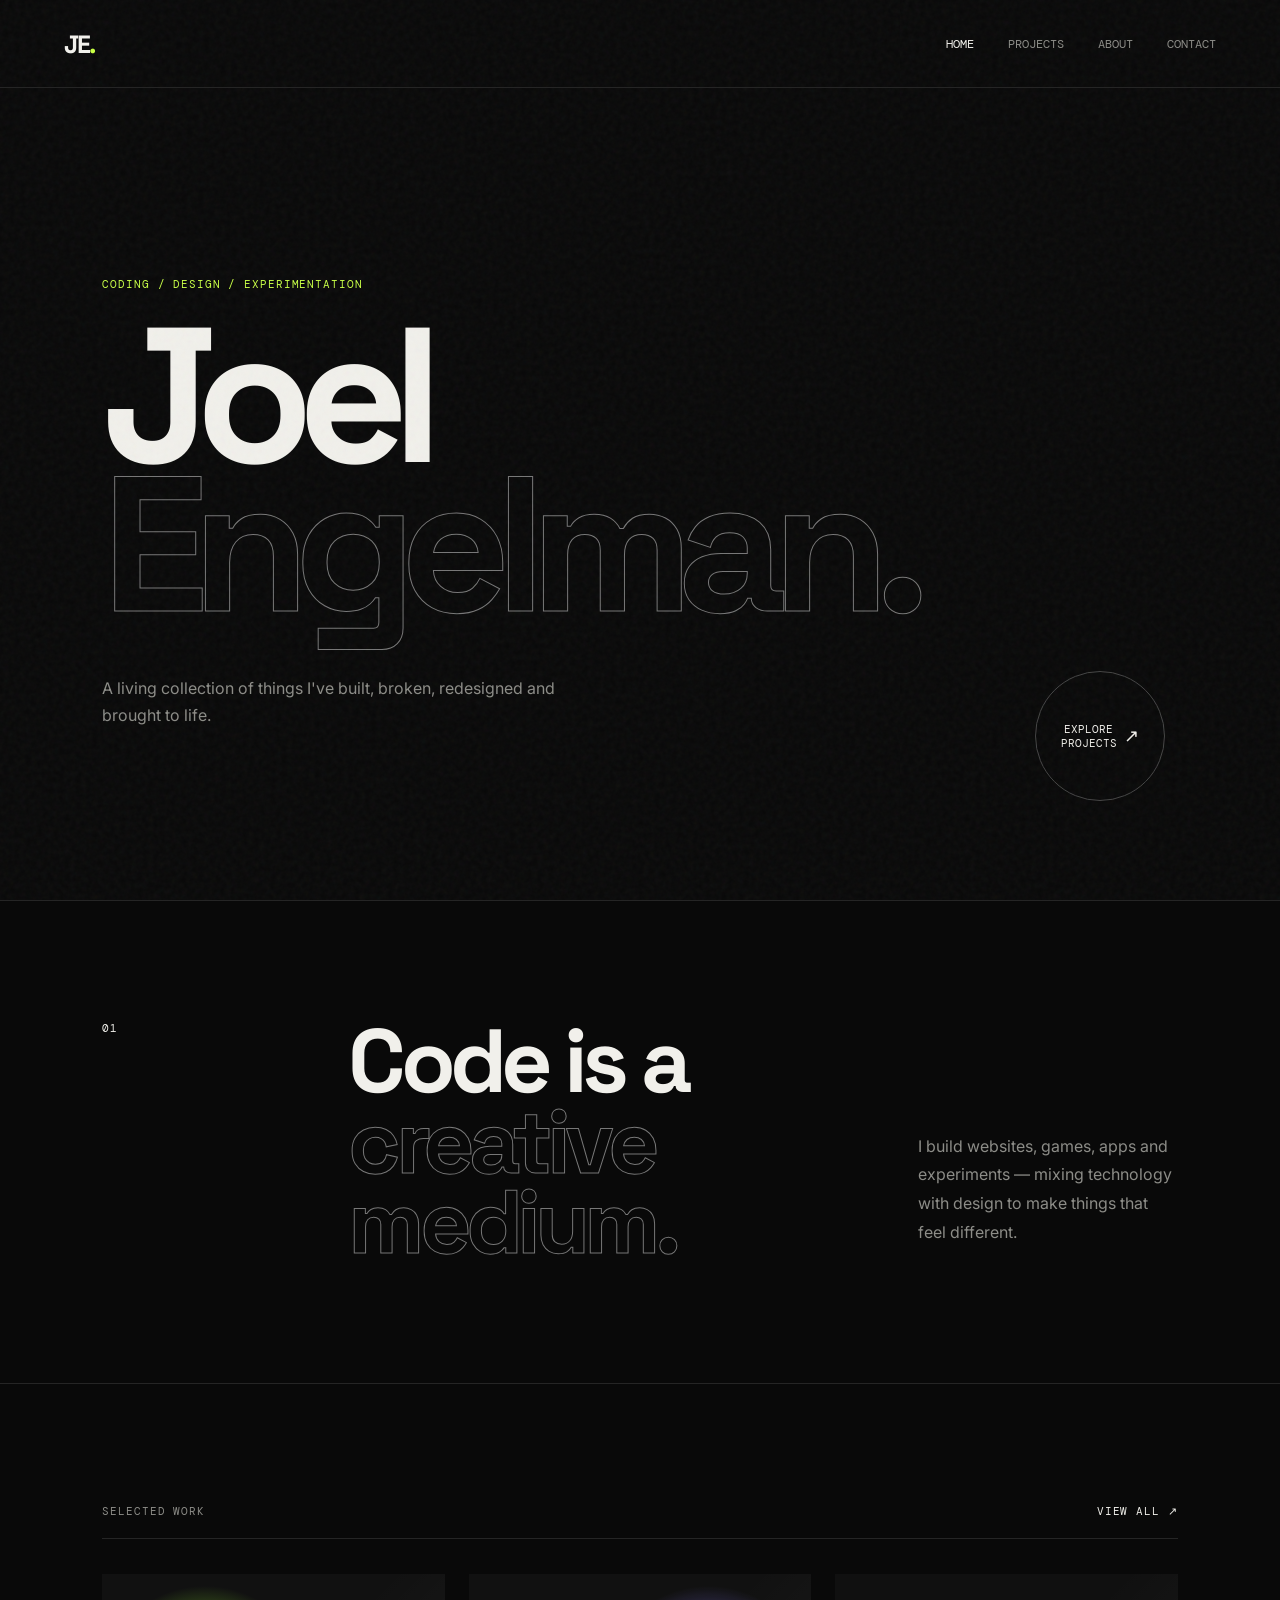
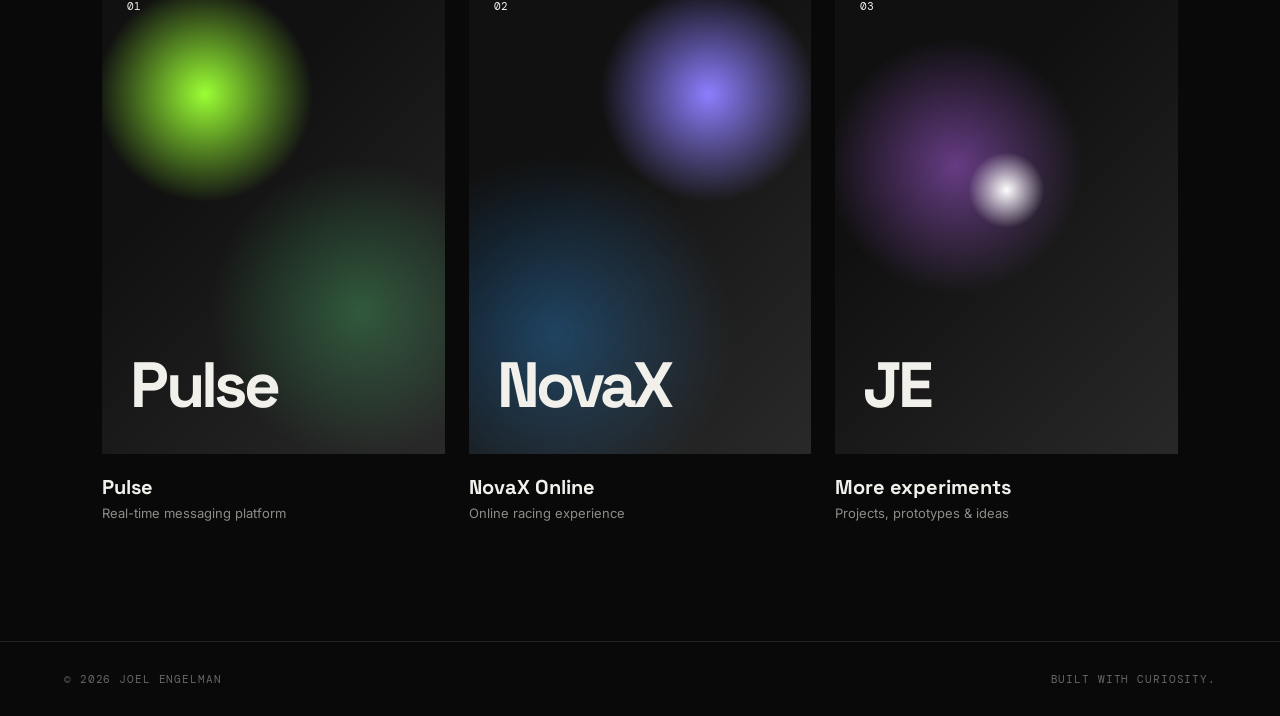
<file: index.html>
<!DOCTYPE html>
<html lang="en">
<head>
  <meta charset="UTF-8">
  <meta name="viewport" content="width=device-width,initial-scale=1.0">
  <title>Projects — Joel Engelman</title>
  <meta name="description" content="A collection of coding projects by Joel Engelman.">
  <link rel="icon" href="favicon-dark.svg" media="(prefers-color-scheme: light)">
  <link rel="icon" href="favicon-light.svg" media="(prefers-color-scheme: dark)">
  <link rel="stylesheet" href="styles.css">
</head>
<body>
<div class="cursor"></div>
<header><a class="logo" href="index.html">JE<span>.</span></a><nav><a class="active" href="index.html">Home</a><a href="projects.html">Projects</a><a href="about.html">About</a><a href="contact.html">Contact</a></nav></header>
<main>
<section class="hero"><p class="eyebrow reveal">CODING / DESIGN / EXPERIMENTATION</p><h1 class="reveal">Joel<br><em>Engelman.</em></h1><p class="hero-copy reveal">A living collection of things I've built, broken, redesigned and brought to life.</p><a class="circle-link reveal" href="projects.html">Explore<br>projects <span>↗</span></a></section>
<section class="statement"><span>01</span><h2>Code is a<br><em>creative medium.</em></h2><p>I build websites, games, apps and experiments — mixing technology with design to make things that feel different.</p></section>
<section class="featured"><div class="section-head"><span>Selected work</span><a href="projects.html">View all ↗</a></div><div class="project-grid"><a class="project-card reveal" href="projects.html"><div class="project-art art-one"><span>01</span><strong>Pulse</strong></div><h3>Pulse</h3><p>Real-time messaging platform</p></a><a class="project-card reveal" href="projects.html"><div class="project-art art-two"><span>02</span><strong>NovaX</strong></div><h3>NovaX Online</h3><p>Online racing experience</p></a><a class="project-card reveal" href="projects.html"><div class="project-art art-three"><span>03</span><strong>JE</strong></div><h3>More experiments</h3><p>Projects, prototypes & ideas</p></a></div></section>
</main>
<footer><span>© 2026 Joel Engelman</span><span>Built with curiosity.</span></footer>
<script src="script.js"></script>
</body>
</html>
</file>
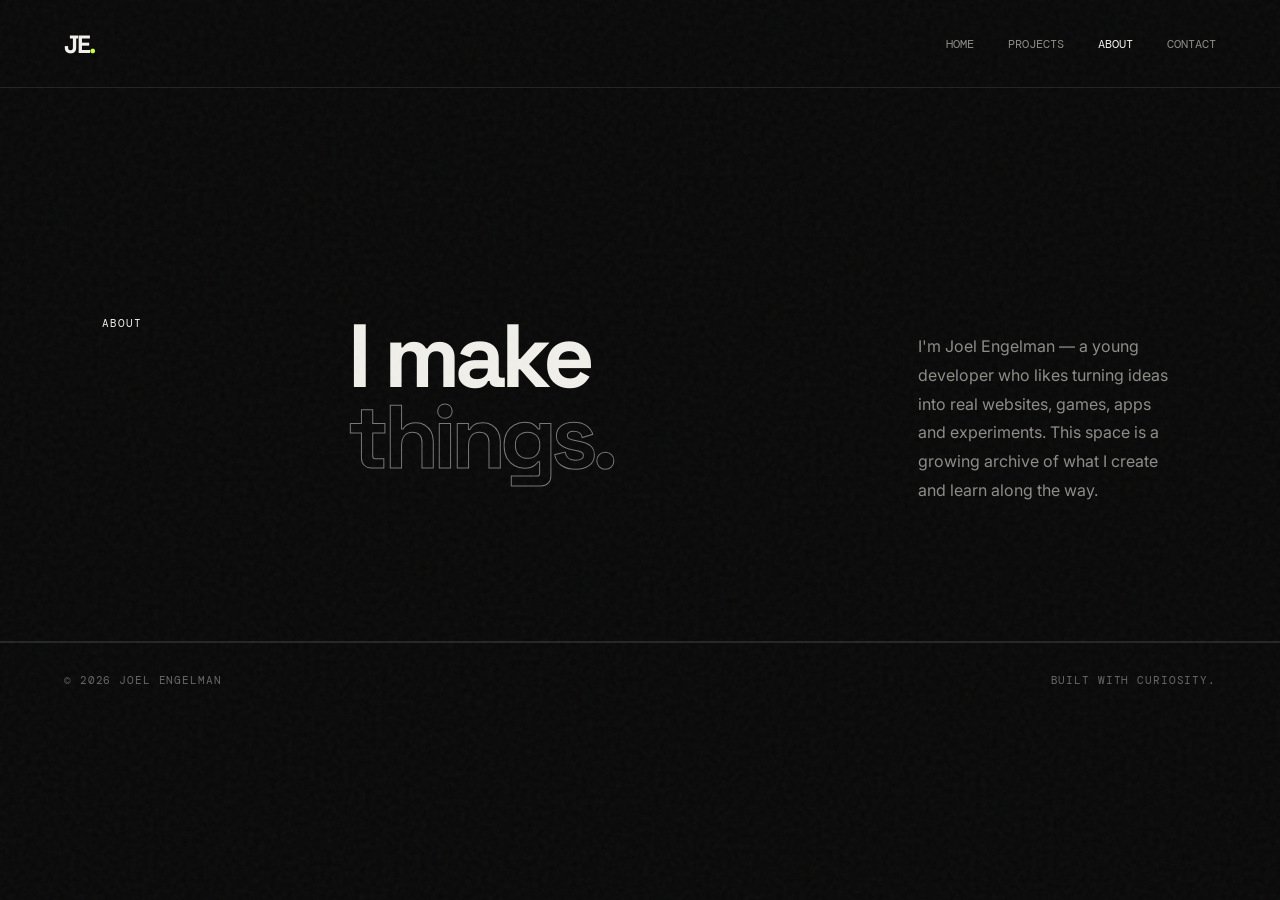
<file: about.html>
<!DOCTYPE html><html lang="en"><head><meta charset="UTF-8"><meta name="viewport" content="width=device-width,initial-scale=1"><title>About — Joel Engelman</title><link rel="stylesheet" href="styles.css"></head><body><header><a class="logo" href="index.html">JE<span>.</span></a><nav><a href="index.html">Home</a><a href="projects.html">Projects</a><a class="active" href="about.html">About</a><a href="contact.html">Contact</a></nav></header><main><section class="statement" style="margin-top:12vh;border-top:0"><span>About</span><h2>I make<br><em>things.</em></h2><p>I'm Joel Engelman — a young developer who likes turning ideas into real websites, games, apps and experiments. This space is a growing archive of what I create and learn along the way.</p></section></main><footer><span>© 2026 Joel Engelman</span><span>Built with curiosity.</span></footer></body></html>
</file>
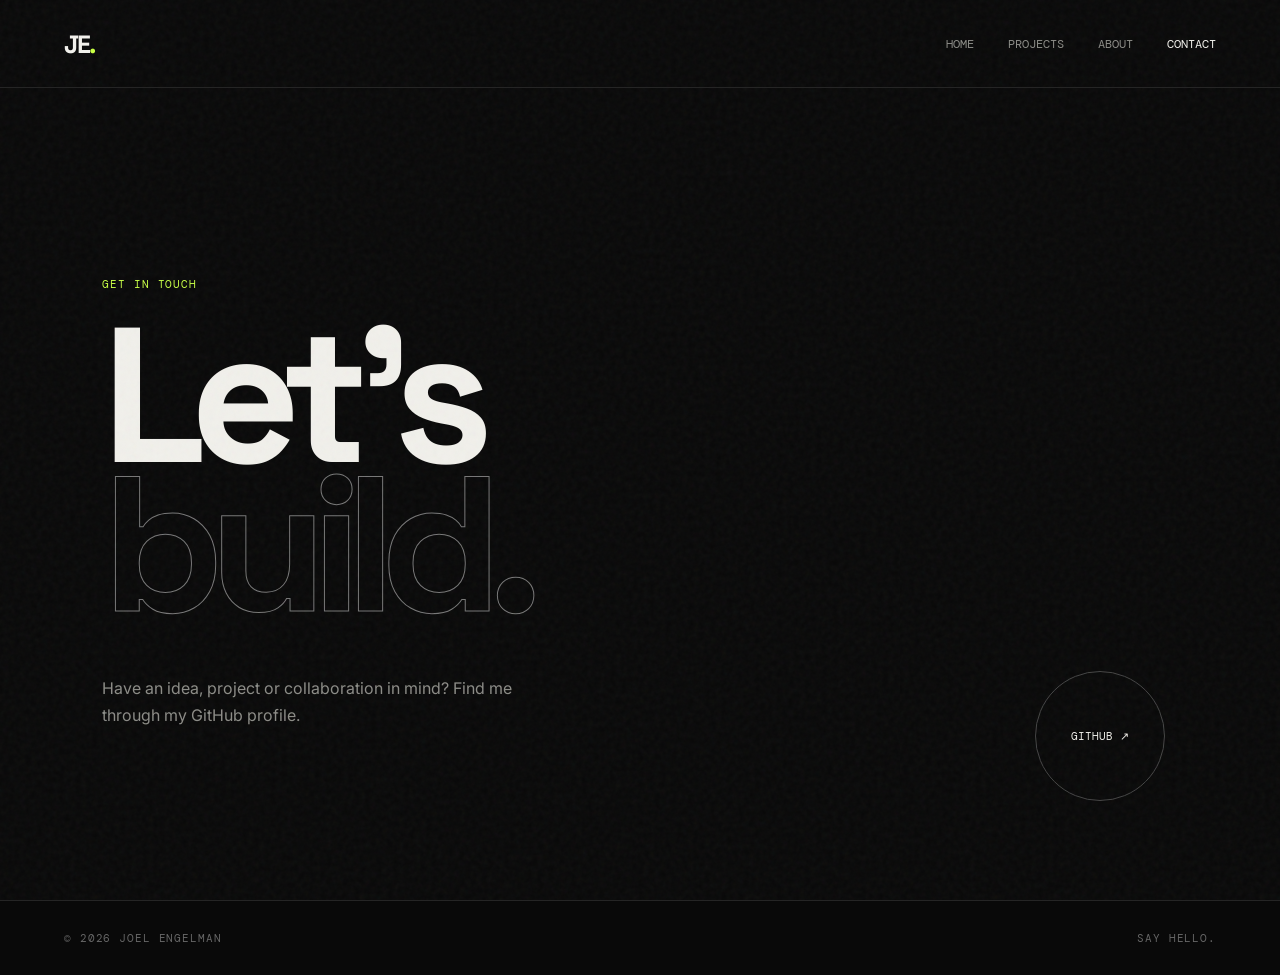
<file: contact.html>
<!DOCTYPE html><html lang="en"><head><meta charset="UTF-8"><meta name="viewport" content="width=device-width,initial-scale=1"><title>Contact — Joel Engelman</title><link rel="stylesheet" href="styles.css"></head><body><header><a class="logo" href="index.html">JE<span>.</span></a><nav><a href="index.html">Home</a><a href="projects.html">Projects</a><a href="about.html">About</a><a class="active" href="contact.html">Contact</a></nav></header><main><section class="hero" style="min-height:calc(100vh - 88px)"><p class="eyebrow">GET IN TOUCH</p><h1>Let's<br><em>build.</em></h1><p class="hero-copy">Have an idea, project or collaboration in mind? Find me through my GitHub profile.</p><a class="circle-link" href="https://github.com/JoelEngelman">GitHub ↗</a></section></main><footer><span>© 2026 Joel Engelman</span><span>Say hello.</span></footer></body></html>
</file>
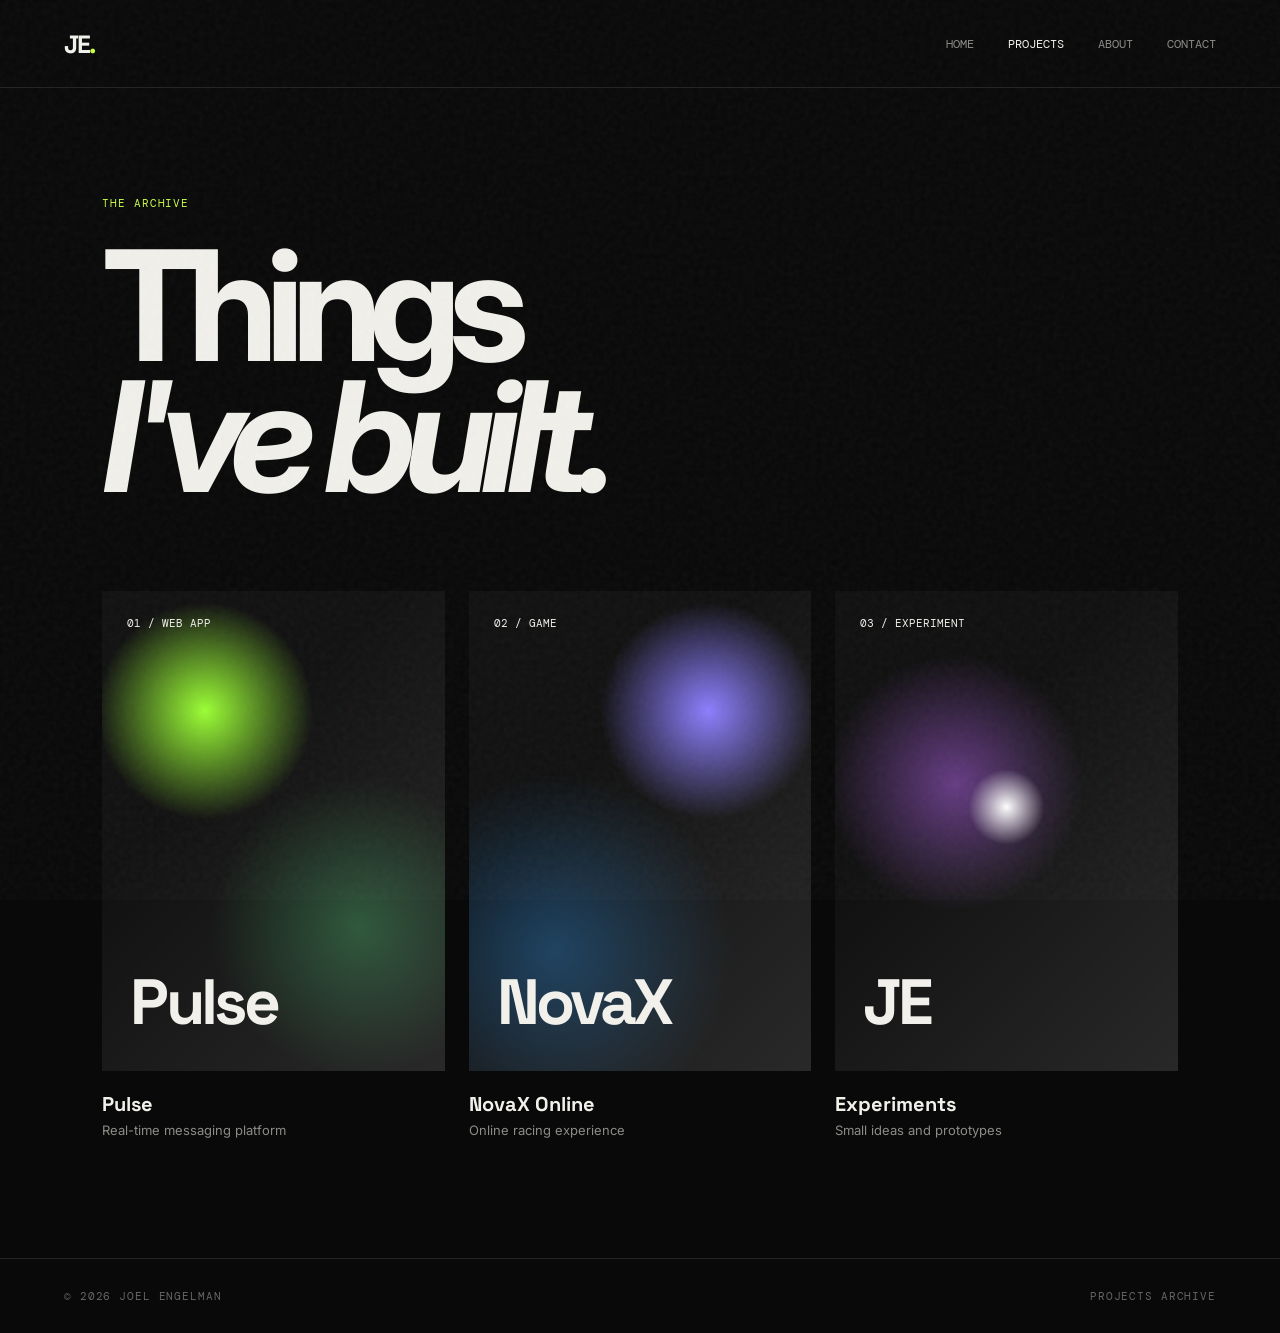
<file: projects.html>
<!DOCTYPE html><html lang="en"><head><meta charset="UTF-8"><meta name="viewport" content="width=device-width,initial-scale=1"><title>Projects — Joel Engelman</title><link rel="stylesheet" href="styles.css"></head><body><header><a class="logo" href="index.html">JE<span>.</span></a><nav><a href="index.html">Home</a><a class="active" href="projects.html">Projects</a><a href="about.html">About</a><a href="contact.html">Contact</a></nav></header><main><section class="featured" style="padding-top:12vh"><p class="eyebrow">THE ARCHIVE</p><h1 style="font-size:clamp(65px,12vw,180px);line-height:.85;letter-spacing:-.08em;margin:20px 0 90px">Things<br><em>I've built.</em></h1><div class="project-grid"><a class="project-card reveal" href="#"><div class="project-art art-one"><span>01 / WEB APP</span><strong>Pulse</strong></div><h3>Pulse</h3><p>Real-time messaging platform</p></a><a class="project-card reveal" href="#"><div class="project-art art-two"><span>02 / GAME</span><strong>NovaX</strong></div><h3>NovaX Online</h3><p>Online racing experience</p></a><a class="project-card reveal" href="#"><div class="project-art art-three"><span>03 / EXPERIMENT</span><strong>JE</strong></div><h3>Experiments</h3><p>Small ideas and prototypes</p></a></div></section></main><footer><span>© 2026 Joel Engelman</span><span>Projects archive</span></footer><script src="script.js"></script></body></html>
</file>
<file: styles.css>
@import url('https://fonts.googleapis.com/css2?family=DM+Mono:wght@400;500&family=Inter:wght@400;500;600;700;800&family=Space+Grotesk:wght@400;500;600;700&display=swap');
:root{--bg:#090909;--fg:#f1f0eb;--muted:#8c8c87;--line:#252525;--accent:#c8ff45}*{box-sizing:border-box}html{scroll-behavior:smooth}body{margin:0;background:var(--bg);color:var(--fg);font-family:Inter,Arial,sans-serif;overflow-x:hidden}body:before{content:'';position:fixed;inset:0;pointer-events:none;opacity:.045;background-image:url("data:image/svg+xml,%3Csvg viewBox='0 0 180 180' xmlns='http://www.w3.org/2000/svg'%3E%3Cfilter id='n'%3E%3CfeTurbulence type='fractalNoise' baseFrequency='.9' numOctaves='4' stitchTiles='stitch'/%3E%3C/filter%3E%3Crect width='100%25' height='100%25' filter='url(%23n)'/%3E%3C/svg%3E");z-index:10}a{color:inherit;text-decoration:none}header{height:88px;padding:0 5vw;display:flex;align-items:center;justify-content:space-between;border-bottom:1px solid var(--line);position:relative;z-index:20}.logo{font-family:'Space Grotesk',sans-serif;font-size:25px;font-weight:700;letter-spacing:-2px}.logo span{color:var(--accent)}nav{display:flex;gap:34px;font:12px 'DM Mono',monospace;text-transform:uppercase}nav a{color:var(--muted);transition:.3s}nav a:hover,nav a.active{color:var(--fg)}main{max-width:1500px;margin:auto}.hero{min-height:calc(100vh - 88px);padding:12vh 8vw 10vh;position:relative;display:flex;flex-direction:column;justify-content:center}.eyebrow,.section-head,.statement>span,footer{font:11px 'DM Mono',monospace;text-transform:uppercase;letter-spacing:.08em}.eyebrow{color:var(--accent);margin:0 0 30px}.hero h1{font-family:'Space Grotesk',sans-serif;font-size:clamp(80px,15vw,230px);line-height:.78;letter-spacing:-.085em;margin:0;font-weight:700}.hero h1 em,.statement em{font-style:normal;color:transparent;-webkit-text-stroke:1px #777}.hero-copy{max-width:470px;color:var(--muted);line-height:1.7;margin:55px 0 0;font-size:16px}.circle-link{position:absolute;right:9vw;bottom:11vh;width:130px;height:130px;border:1px solid #444;border-radius:50%;display:flex;align-items:center;justify-content:center;text-align:center;font:11px 'DM Mono',monospace;text-transform:uppercase;transition:.5s}.circle-link span{font-size:18px;margin-left:7px}.circle-link:hover{background:var(--accent);color:#080808;border-color:var(--accent);transform:rotate(12deg) scale(1.08)}.statement{border-top:1px solid var(--line);border-bottom:1px solid var(--line);padding:120px 8vw;display:grid;grid-template-columns:1fr 2.5fr 1.2fr;gap:30px}.statement h2{font-family:'Space Grotesk',sans-serif;font-size:clamp(50px,7vw,100px);line-height:.9;letter-spacing:-.065em;margin:0}.statement p{color:var(--muted);line-height:1.8;max-width:330px;align-self:end}.featured{padding:120px 8vw}.section-head{display:flex;justify-content:space-between;border-bottom:1px solid var(--line);padding-bottom:20px;margin-bottom:35px;color:var(--muted)}.section-head a{color:var(--fg)}.project-grid{display:grid;grid-template-columns:repeat(3,1fr);gap:24px}.project-card{display:block}.project-art{height:480px;position:relative;overflow:hidden;display:flex;align-items:flex-end;padding:28px;background:#151515;transition:.6s}.project-art:after{content:'';position:absolute;inset:0;background:linear-gradient(135deg,transparent 35%,rgba(255,255,255,.1));transition:.6s}.project-card:hover .project-art{transform:translateY(-8px)}.project-card:hover .project-art:after{transform:translateX(15%)}.project-art span{position:absolute;top:25px;left:25px;font:11px 'DM Mono',monospace;z-index:2}.project-art strong{font-family:'Space Grotesk',sans-serif;font-size:clamp(40px,5vw,75px);letter-spacing:-.06em;z-index:2}.art-one{background:radial-gradient(circle at 30% 25%,#9bff34,transparent 25%),radial-gradient(circle at 75% 70%,#244f31,transparent 35%),#111}.art-two{background:radial-gradient(circle at 70% 25%,#8b7cff,transparent 25%),radial-gradient(circle at 25% 75%,#193e5d,transparent 40%),#111}.art-three{background:radial-gradient(circle at 50% 45%,#fff,transparent 12%),radial-gradient(circle at 35% 40%,#653b83,transparent 35%),#101010}.project-card h3{font-family:'Space Grotesk',sans-serif;font-size:20px;margin:20px 0 5px}.project-card p{color:var(--muted);font-size:13px;margin:0}footer{border-top:1px solid var(--line);padding:30px 5vw;display:flex;justify-content:space-between;color:#666}.reveal{opacity:0;transform:translateY(35px);transition:opacity .9s ease,transform .9s ease}.reveal.show{opacity:1;transform:none}@media(max-width:800px){header{height:70px;padding:0 6vw}nav{gap:15px;font-size:9px}.hero{min-height:85vh;padding:12vh 6vw}.hero h1{font-size:23vw}.hero-copy{margin-top:40px}.circle-link{position:relative;right:auto;bottom:auto;margin-top:55px;width:100px;height:100px}.statement{padding:80px 6vw;display:block}.statement h2{margin:25px 0 40px}.project-grid{grid-template-columns:1fr}.featured{padding:80px 6vw}.project-art{height:430px}footer{padding:25px 6vw;gap:20px;flex-direction:column}}
</file>
